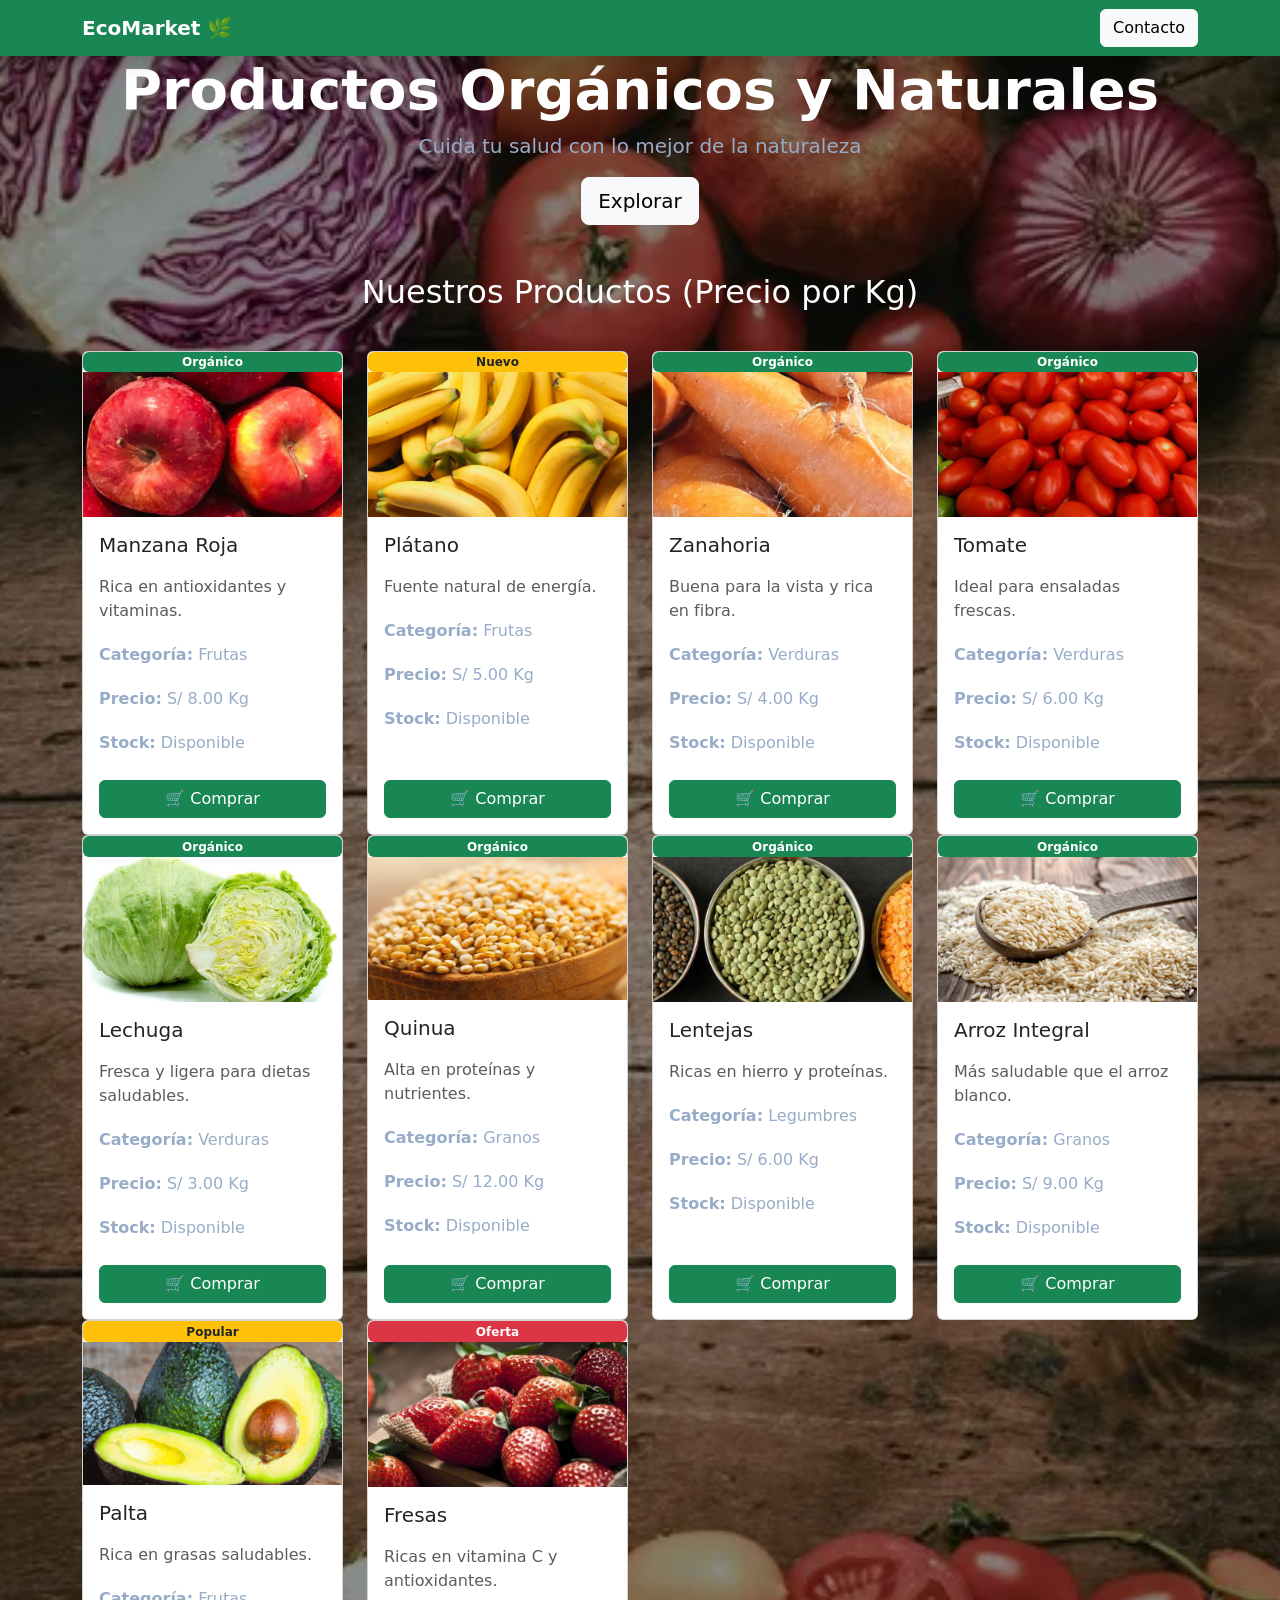
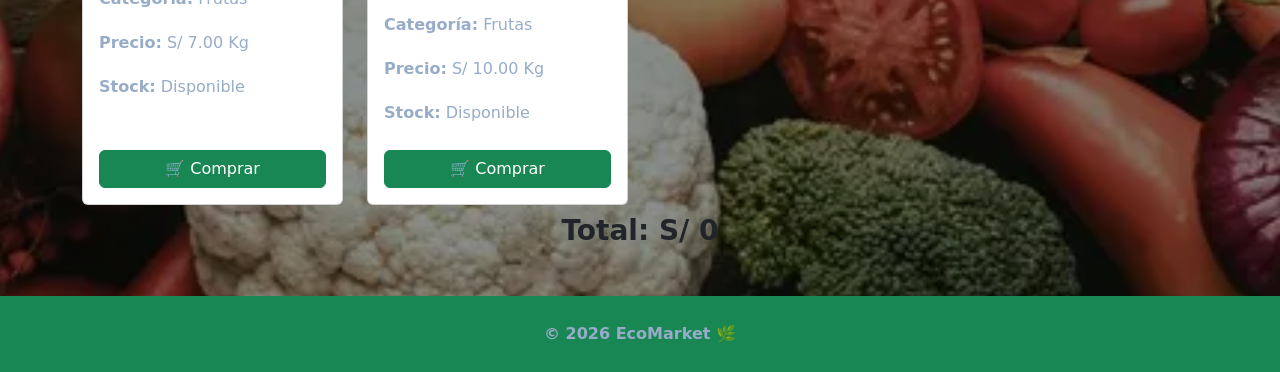
<file: index.html>
<!DOCTYPE html>
<html lang="es">
<head>
    <meta charset="UTF-8">
    <meta name="viewport" content="width=device-width, initial-scale=1.0">
    <title>EcoMarket</title>

    <!-- Bootstrap -->
    <link href="https://cdn.jsdelivr.net/npm/bootstrap@5.3.0/dist/css/bootstrap.min.css" rel="stylesheet">

    <!-- CSS -->
    <link rel="stylesheet" href="style.css">
</head>

<body>
<nav class="navbar navbar-expand-lg navbar-dark bg-success shadow">
    <div class="container">
        <a class="navbar-brand fw-bold">EcoMarket 🌿</a>

        <div>
            <a href="contacto.html" class="btn btn-light">Contacto</a>
        </div>
    </div>
</nav>

<section class="hero text-center text-white d-flex align-items-center">
    <div class="container">
        <h1 class="display-4 fw-bold">Productos Orgánicos y Naturales</h1>
        <p class="lead">Cuida tu salud con lo mejor de la naturaleza</p>
        <a href="explorar.html" class="btn btn-light btn-lg mt-3">
    Explorar
</a>
    </div>
</section>

<!-- PRODUCTOS -->
<div class="container mt-5">
    <b><h2 class="text-center mb-4 blanco">Nuestros Productos (Precio por Kg)</h2></b>

    <div class="row">

        <!-- 1 -->
        <div class="col-md-4 col-lg-3">
            <div class="card producto h-100">
                <span class="badge bg-success etiqueta">Orgánico</span>
                <img src="FOTO1.jpg">
                <div class="card-body d-flex flex-column">
                    <h5>Manzana Roja</h5>
                    <p class="text-muted">Rica en antioxidantes y vitaminas.</p>
                    <p><strong>Categoría:</strong> Frutas</p>
                    <p><strong>Precio:</strong> S/ 8.00 Kg</p>
                    <p><strong>Stock:</strong> Disponible</p>
                    <button class="btn btn-success mt-auto" onclick="sumar(8)">🛒 Comprar</button>
                </div>
            </div>
        </div>

        <!-- 2 -->
        <div class="col-md-4 col-lg-3">
            <div class="card producto h-100">
                <span class="badge bg-warning text-dark etiqueta">Nuevo</span>
                <img src="FOTO2.png">
                <div class="card-body d-flex flex-column">
                    <h5>Plátano</h5>
                    <p class="text-muted">Fuente natural de energía.</p>
                    <p><strong>Categoría:</strong> Frutas</p>
                    <p><strong>Precio:</strong> S/ 5.00 Kg</p>
                    <p><strong>Stock:</strong> Disponible</p>
                    <button class="btn btn-success mt-auto" onclick="sumar(5)">🛒 Comprar</button>
                </div>
            </div>
        </div>

        <!-- 3 -->
        <div class="col-md-4 col-lg-3">
            <div class="card producto h-100">
                <span class="badge bg-success etiqueta">Orgánico</span>
                <img src="FOTO3.jpg">
                <div class="card-body d-flex flex-column">
                    <h5>Zanahoria</h5>
                    <p class="text-muted">Buena para la vista y rica en fibra.</p>
                    <p><strong>Categoría:</strong> Verduras</p>
                    <p><strong>Precio:</strong> S/ 4.00 Kg</p>
                    <p><strong>Stock:</strong> Disponible</p>
                    <button class="btn btn-success mt-auto" onclick="sumar(4)">🛒 Comprar</button>
                </div>
            </div>
        </div>

        <!-- 4 -->
        <div class="col-md-4 col-lg-3">
            <div class="card producto h-100">
                <span class="badge bg-success etiqueta">Orgánico</span>
                <img src="FOTO4.jpg">
                <div class="card-body d-flex flex-column">
                    <h5>Tomate</h5>
                    <p class="text-muted">Ideal para ensaladas frescas.</p>
                    <p><strong>Categoría:</strong> Verduras</p>
                    <p><strong>Precio:</strong> S/ 6.00 Kg</p>
                    <p><strong>Stock:</strong> Disponible</p>
                    <button class="btn btn-success mt-auto" onclick="sumar(6)">🛒 Comprar</button>
                </div>
            </div>
        </div>

        <!-- 5 -->
        <div class="col-md-4 col-lg-3">
            <div class="card producto h-100">
                <span class="badge bg-success etiqueta">Orgánico</span>
                <img src="FOTO5.jpg">
                <div class="card-body d-flex flex-column">
                    <h5>Lechuga</h5>
                    <p class="text-muted">Fresca y ligera para dietas saludables.</p>
                    <p><strong>Categoría:</strong> Verduras</p>
                    <p><strong>Precio:</strong> S/ 3.00 Kg</p>
                    <p><strong>Stock:</strong> Disponible</p>
                    <button class="btn btn-success mt-auto" onclick="sumar(3)">🛒 Comprar</button>
                </div>
            </div>
        </div>

        <!-- 6 -->
        <div class="col-md-4 col-lg-3">
            <div class="card producto h-100">
                <span class="badge bg-success etiqueta">Orgánico</span>
                <img src="FOTO6.jpg">
                <div class="card-body d-flex flex-column">
                    <h5>Quinua</h5>
                    <p class="text-muted">Alta en proteínas y nutrientes.</p>
                    <p><strong>Categoría:</strong> Granos</p>
                    <p><strong>Precio:</strong> S/ 12.00 Kg</p>
                    <p><strong>Stock:</strong> Disponible</p>
                    <button class="btn btn-success mt-auto" onclick="sumar(12)">🛒 Comprar</button>
                </div>
            </div>
        </div>

        <!-- 7 -->
        <div class="col-md-4 col-lg-3">
            <div class="card producto h-100">
                <span class="badge bg-success etiqueta">Orgánico</span>
                <img src="FOTO7.jpg">
                <div class="card-body d-flex flex-column">
                    <h5>Lentejas</h5>
                    <p class="text-muted">Ricas en hierro y proteínas.</p>
                    <p><strong>Categoría:</strong> Legumbres</p>
                    <p><strong>Precio:</strong> S/ 6.00 Kg</p>
                    <p><strong>Stock:</strong> Disponible</p>
                    <button class="btn btn-success mt-auto" onclick="sumar(6)">🛒 Comprar</button>
                </div>
            </div>
        </div>

        <!-- 8 -->
        <div class="col-md-4 col-lg-3">
            <div class="card producto h-100">
                <span class="badge bg-success etiqueta">Orgánico</span>
                <img src="FOTO8.png">
                <div class="card-body d-flex flex-column">
                    <h5>Arroz Integral</h5>
                    <p class="text-muted">Más saludable que el arroz blanco.</p>
                    <p><strong>Categoría:</strong> Granos</p>
                    <p><strong>Precio:</strong> S/ 9.00 Kg</p>
                    <p><strong>Stock:</strong> Disponible</p>
                    <button class="btn btn-success mt-auto" onclick="sumar(9)">🛒 Comprar</button>
                </div>
            </div>
        </div>

        <!-- 9 -->
        <div class="col-md-4 col-lg-3">
            <div class="card producto h-100">
                <span class="badge bg-warning text-dark etiqueta">Popular</span>
                <img src="FOTO9.png">
                <div class="card-body d-flex flex-column">
                    <h5>Palta</h5>
                    <p class="text-muted">Rica en grasas saludables.</p>
                    <p><strong>Categoría:</strong> Frutas</p>
                    <p><strong>Precio:</strong> S/ 7.00 Kg</p>
                    <p><strong>Stock:</strong> Disponible</p>
                    <button class="btn btn-success mt-auto" onclick="sumar(7)">🛒 Comprar</button>
                </div>
            </div>
        </div>

        <!-- 10 -->
        <div class="col-md-4 col-lg-3">
            <div class="card producto h-100">
                <span class="badge bg-danger etiqueta">Oferta</span>
                <img src="FOTO10.jpg">
                <div class="card-body d-flex flex-column">
                    <h5>Fresas</h5>
                    <p class="text-muted">Ricas en vitamina C y antioxidantes.</p>
                    <p><strong>Categoría:</strong> Frutas</p>
                    <p><strong>Precio:</strong> S/ 10.00 Kg</p>
                    <p><strong>Stock:</strong> Disponible</p>
                    <button class="btn btn-success mt-auto" onclick="sumar(10)">🛒 Comprar</button>
                </div>
            </div>
        </div>

    </div>

    <div class="text-center mt-4">
        <h3><b>Total: S/ <span id="total">0</span></b></h3>
    </div>
</div>
<!-- FOOTER -->
<footer class="text-center bg-success text-white p-3 mt-5">
    <b><p>© 2026 EcoMarket 🌿</p></b>
</footer>

<script src="script.js"></script>
</body>
</html>
</file>
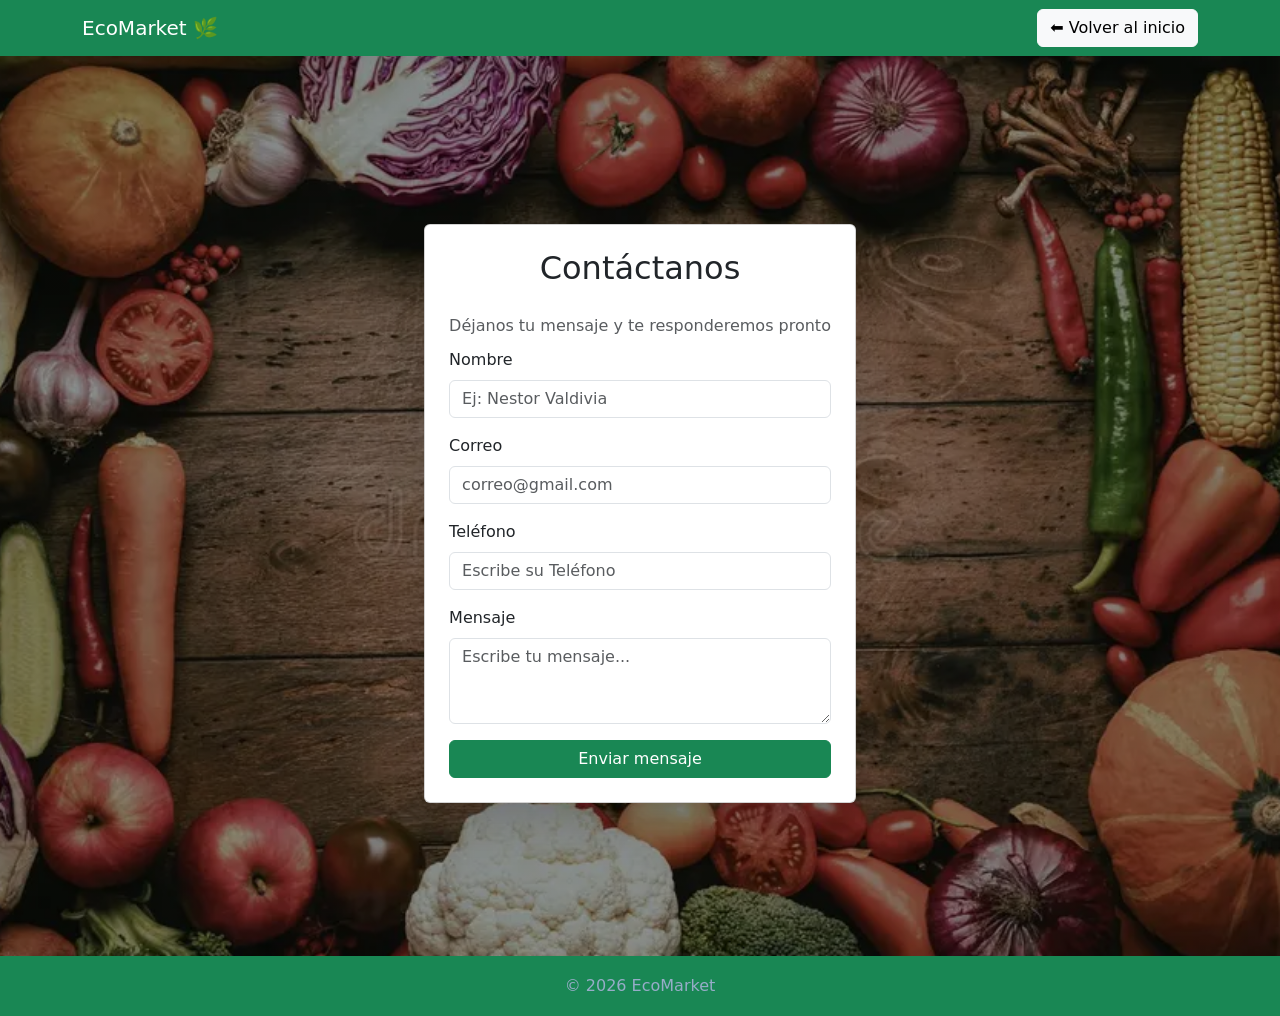
<file: contacto.html>
<!DOCTYPE html>
<html lang="es">
<head>
    <meta charset="UTF-8">
    <meta name="viewport" content="width=device-width, initial-scale=1.0">
    <title>Contacto - EcoMarket</title>

    <!-- Bootstrap -->
    <link href="https://cdn.jsdelivr.net/npm/bootstrap@5.3.0/dist/css/bootstrap.min.css" rel="stylesheet">

    <!-- CSS -->
    <link rel="stylesheet" href="style.css">
</head>

<body>
<nav class="navbar navbar-dark bg-success">
    <div class="container">
        <span class="navbar-brand">EcoMarket 🌿</span>
        <a href="index.html" class="btn btn-light">⬅ Volver al inicio</a>
    </div>
</nav>

<!-- CONTENEDOR -->
<div class="container d-flex justify-content-center align-items-center vh-100">

    <div class="card p-4 shadow-lg formulario">

        <h2 class="text-center mb-3">Contáctanos</h2>
        <p class="text-center text-muted">Déjanos tu mensaje y te responderemos pronto</p>

        <form onsubmit="return validarFormulario()">

            <div class="mb-3">
                <label class="form-label">Nombre</label>
                <input type="text" id="nombre" class="form-control" placeholder="Ej: Nestor Valdivia" required>
            </div>

            <div class="mb-3">
                <label class="form-label">Correo</label>
                <input type="email" id="email" class="form-control" placeholder="correo@gmail.com" required>
            </div>

            <div class="mb-3">
                <label class="form-label">Teléfono</label>
                <input type="tel" id="telefono" class="form-control" placeholder="Escribe su Teléfono" required>
            </div>

            <div class="mb-3">
                <label class="form-label">Mensaje</label>
                <textarea id="mensaje" class="form-control" rows="3" placeholder="Escribe tu mensaje..." required></textarea>
            </div>

            <button class="btn btn-success w-100">Enviar mensaje</button>

        </form>

    </div>

</div>

<footer class="text-center bg-success text-white p-2">
    <p>© 2026 EcoMarket</p>
</footer>

<script src="script.js"></script>
<script src="https://cdn.jsdelivr.net/npm/bootstrap@5.3.0/dist/js/bootstrap.bundle.min.js"></script>

</body>
</html>
</file>
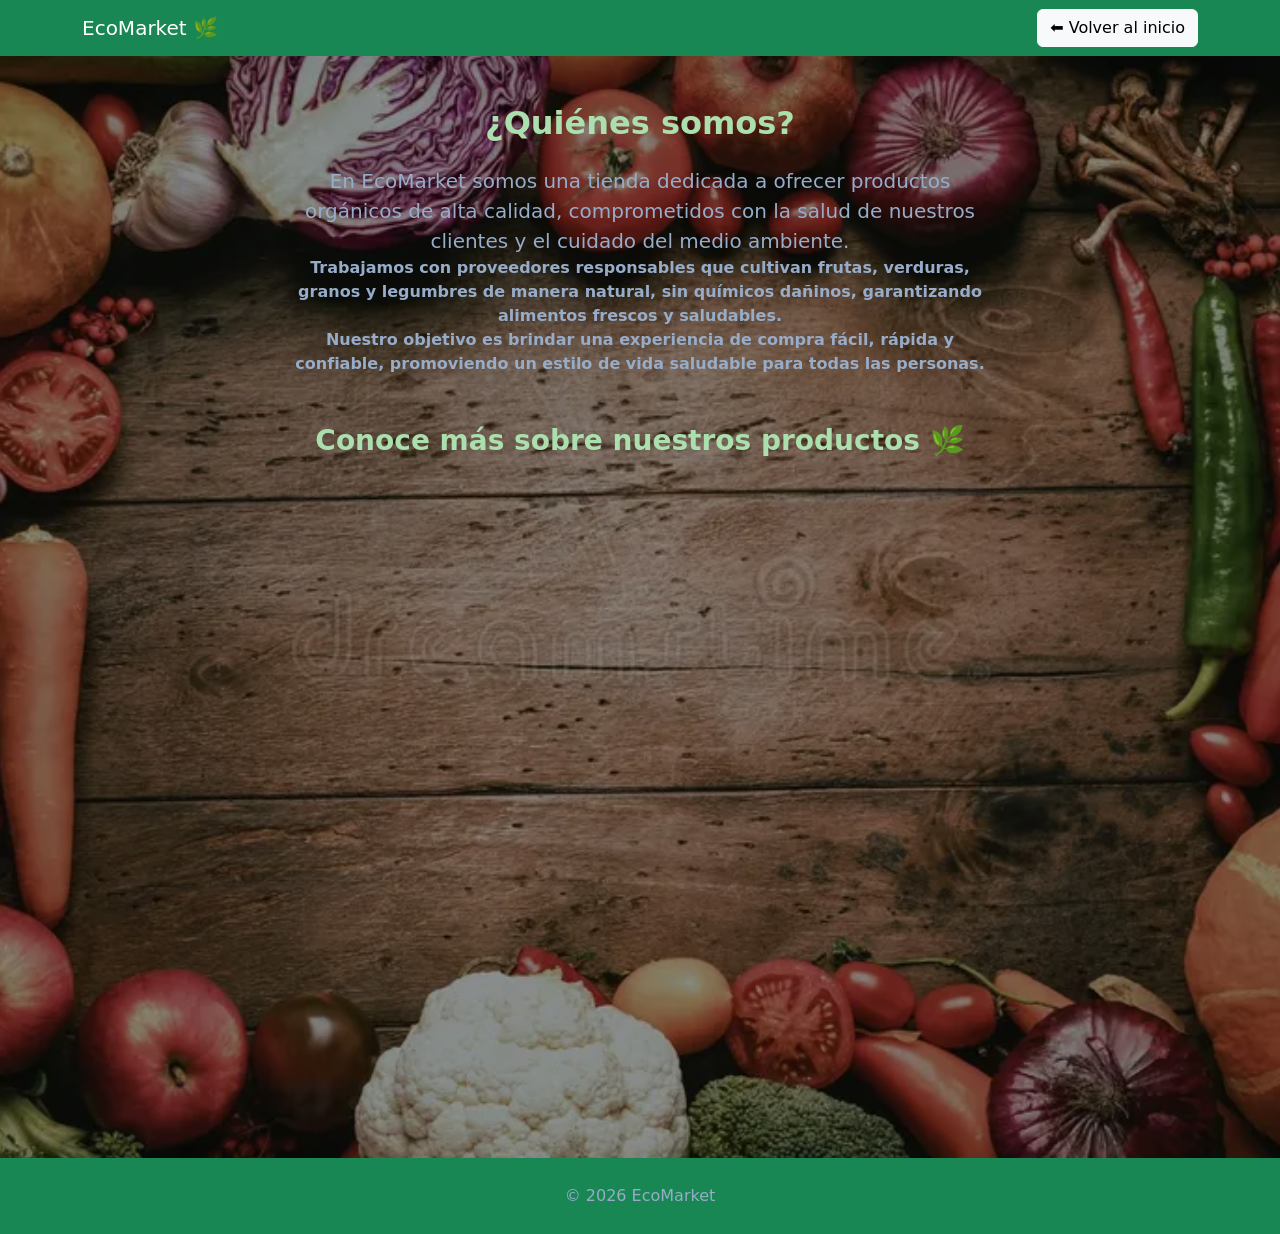
<file: explorar.html>
<!DOCTYPE html>
<html lang="es">
<head>
    <meta charset="UTF-8">
    <meta name="viewport" content="width=device-width, initial-scale=1.0">
    <title>Explorar - EcoMarket</title>

    <!-- Bootstrap -->
    <link href="https://cdn.jsdelivr.net/npm/bootstrap@5.3.0/dist/css/bootstrap.min.css" rel="stylesheet">

    <!-- CSS -->
    <link rel="stylesheet" href="style.css">
</head>

<body>

<!-- NAVBAR -->
<nav class="navbar navbar-dark bg-success">
    <div class="container">
        <span class="navbar-brand">EcoMarket 🌿</span>
        <a href="index.html" class="btn btn-light">⬅ Volver al inicio</a>
    </div>
</nav>

<!-- CONTENIDO -->
<div class="container mt-5">

    <!-- QUIÉNES SOMOS -->
    <section class="text-center mb-5">
        <h2 class="mb-4">¿Quiénes somos?</h2>

       <b>
         <p class="lead">
            En <strong>EcoMarket</strong> somos una tienda dedicada a ofrecer productos 
            orgánicos de alta calidad, comprometidos con la salud de nuestros clientes 
            y el cuidado del medio ambiente.
        </p>

        <p>
            Trabajamos con proveedores responsables que cultivan frutas, verduras, 
            granos y legumbres de manera natural, sin químicos dañinos, garantizando 
            alimentos frescos y saludables.
        </p>

        <p>
            Nuestro objetivo es brindar una experiencia de compra fácil, rápida y 
            confiable, promoviendo un estilo de vida saludable para todas las personas.
        </p>
       </b>
    </section>

    <!-- VIDEO -->
    <section class="text-center">
        <h3 class="mb-4">Conoce más sobre nuestros productos 🌿</h3>

        <div class="ratio ratio-16x9">
            <iframe width="560" height="315" src="https://www.youtube.com/embed/1GgE-V81vM4?si=3dA2H7T5AqJL0QOl" title="YouTube video player" frameborder="0" allow="accelerometer; autoplay; clipboard-write; encrypted-media; gyroscope; 
            picture-in-picture; web-share" referrerpolicy="strict-origin-when-cross-origin" allowfullscreen></iframe>
        </div>
    </section>

</div>

<!-- FOOTER -->
<footer class="text-center bg-success text-white p-3 mt-5">
    <p>© 2026 EcoMarket</p>
</footer>

</body>
</html>
</file>
<file: style.css>
body {
    background: linear-gradient(rgba(0,0,0,0.4), rgba(0,0,0,0.4)),
                url("fondo.jpg");
    background-size: cover;
    background-position: center;
}
.card {
    margin-top: 15px;
    transition: 0.3s;
}

.card:hover {
    transform: scale(1.05);
}
.blanco {
    color: rgb(255, 255, 255);
    margin-top: 30px;
    margin-bottom: 20px;
}

section h2, section h3 {
    color: #acdfae;
    font-weight: bold;
}

section p {
    max-width: 700px;
    margin: auto;
}
p {
     color: rgb(151, 172, 200);
    margin-top: 10px;
    margin-bottom: 10px;
}
</file>
